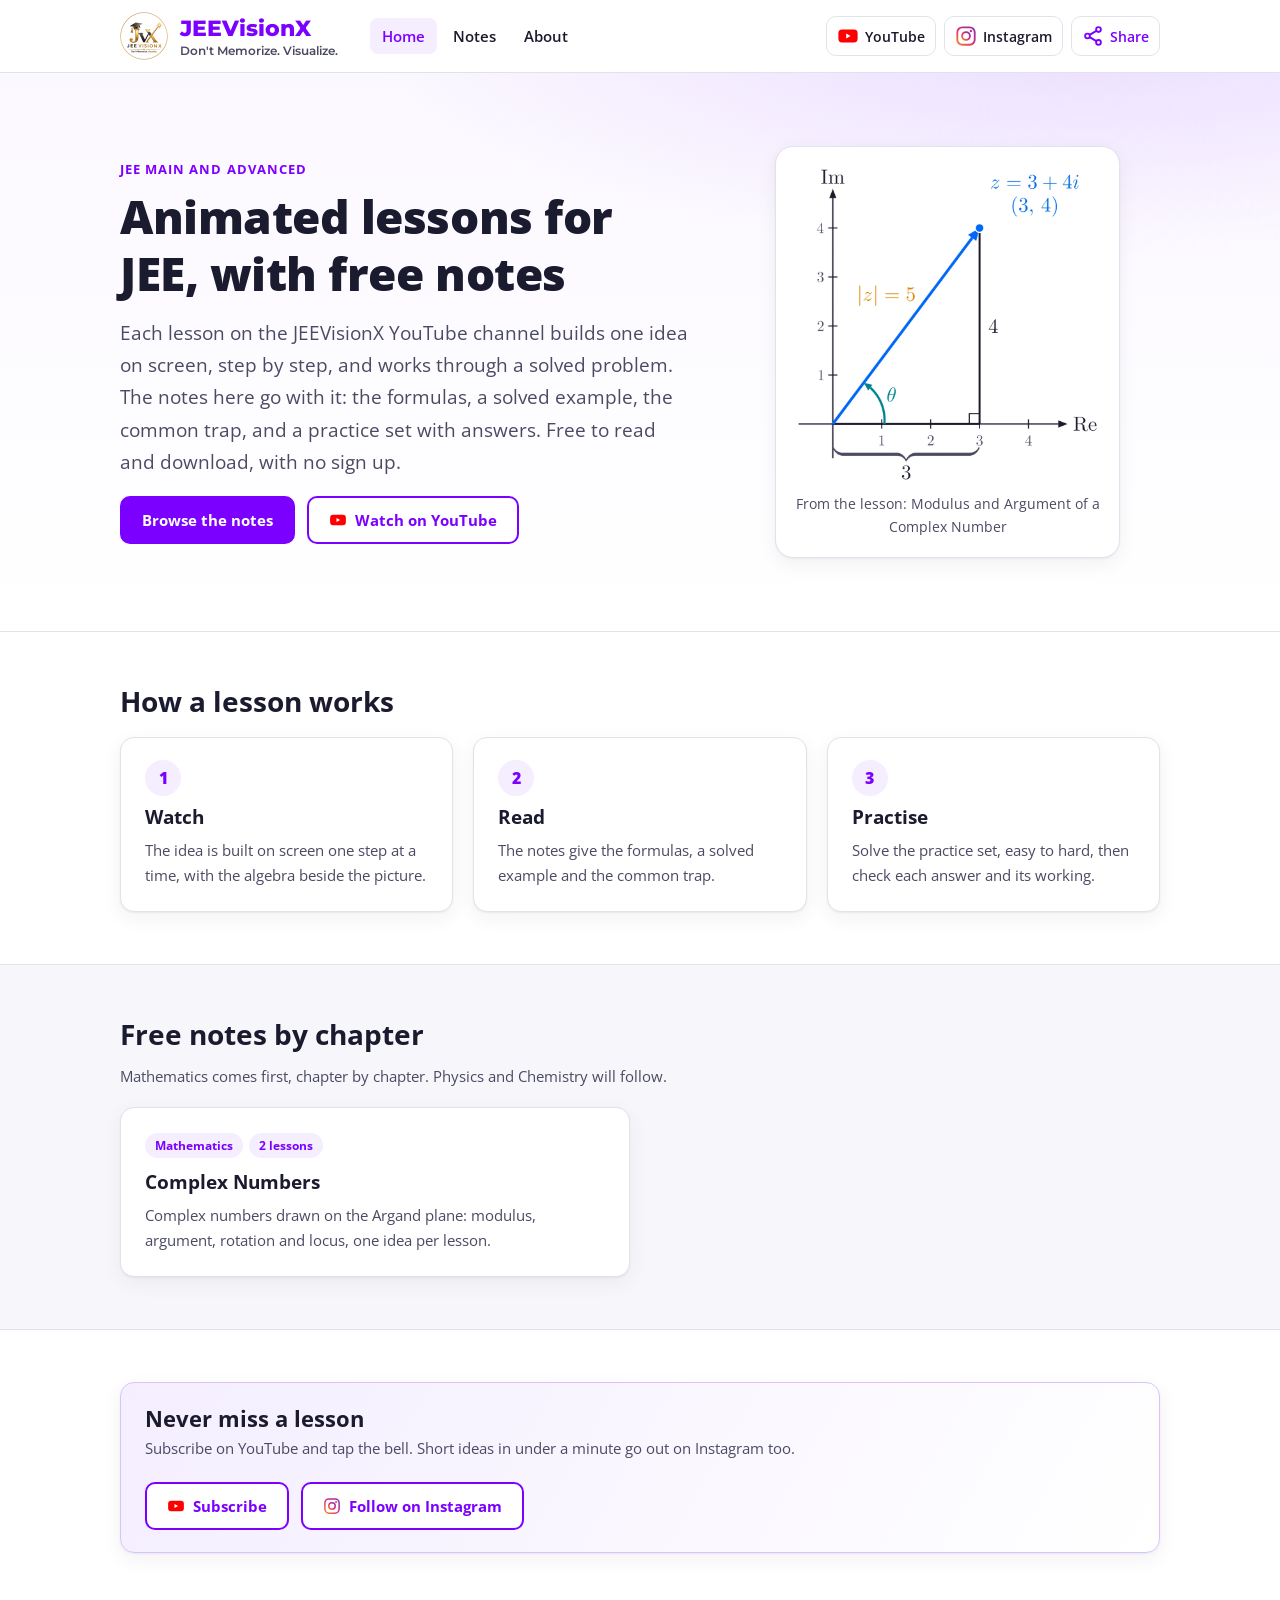
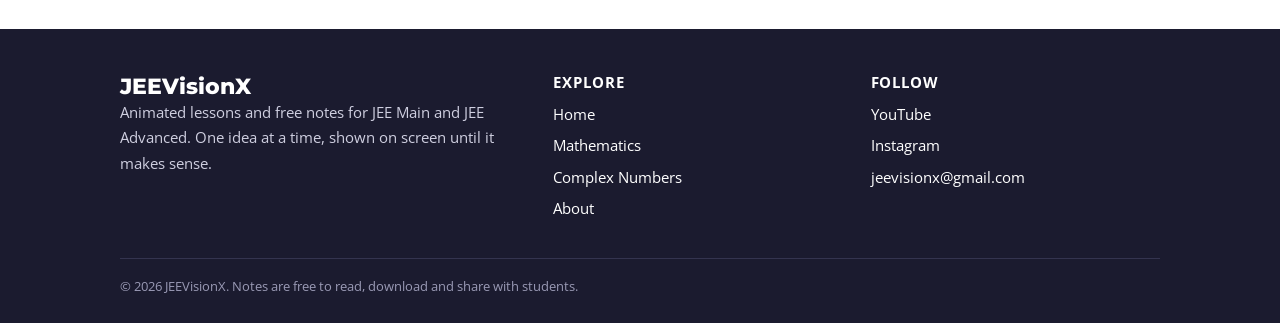
<file: index.html>
<!doctype html>
<html lang="en">
<head>
<meta charset="utf-8">
<meta name="viewport" content="width=device-width, initial-scale=1">
<title>JEEVisionX: Animated JEE Lessons and Free Notes</title>
<meta name="description" content="Animated lessons for JEE Main and Advanced, each with free notes: formulas, a solved example, the common trap and practice questions with answers. No sign up.">
<link rel="canonical" href="https://www.jeevisionx.com/">
<meta name="robots" content="index, follow, max-image-preview:large">
<meta name="theme-color" content="#7C00FF">
<meta property="og:site_name" content="JEEVisionX">
<meta property="og:type" content="website">
<meta property="og:title" content="JEEVisionX: Animated JEE Lessons and Free Notes">
<meta property="og:description" content="Animated lessons for JEE Main and Advanced, each with free notes: formulas, a solved example, the common trap and practice questions with answers. No sign up.">
<meta property="og:url" content="https://www.jeevisionx.com/">
<meta property="og:image" content="https://www.jeevisionx.com/assets/og/home.jpg">
<meta property="og:image:width" content="1200">
<meta property="og:image:height" content="630">
<meta property="og:locale" content="en_IN">
<meta name="twitter:card" content="summary_large_image">
<meta name="twitter:title" content="JEEVisionX: Animated JEE Lessons and Free Notes">
<meta name="twitter:description" content="Animated lessons for JEE Main and Advanced, each with free notes: formulas, a solved example, the common trap and practice questions with answers. No sign up.">
<meta name="twitter:image" content="https://www.jeevisionx.com/assets/og/home.jpg">
<link rel="icon" type="image/png" sizes="192x192" href="/assets/logo-192.png">
<link rel="apple-touch-icon" href="/assets/apple-touch-icon.png">
<link rel="preconnect" href="https://fonts.googleapis.com">
<link rel="preconnect" href="https://fonts.gstatic.com" crossorigin>
<link href="https://fonts.googleapis.com/css2?family=Montserrat:wght@600;800&family=Open+Sans:wght@400;600;700;800&display=swap" rel="stylesheet">
<link rel="stylesheet" href="/assets/style.css">
<script type="application/ld+json">{"@context": "https://schema.org", "@type": "WebSite", "@id": "https://www.jeevisionx.com/#website", "name": "JEEVisionX", "url": "https://www.jeevisionx.com/", "inLanguage": "en", "publisher": {"@id": "https://www.jeevisionx.com/#org"}}</script>
<script type="application/ld+json">{"@context": "https://schema.org", "@type": "Organization", "@id": "https://www.jeevisionx.com/#org", "name": "JEEVisionX", "url": "https://www.jeevisionx.com/", "logo": "https://www.jeevisionx.com/assets/logo-512.png", "email": "jeevisionx@gmail.com", "slogan": "Don't Memorize. Visualize.", "description": "Animated lessons and free notes for JEE Main and JEE Advanced.", "sameAs": ["https://www.youtube.com/@JEEVisionX", "https://www.instagram.com/jeevisionx/"]}</script>
</head>
<body>
<header class="site-header"><div class="wrap">
<a class="brand-link" href="/"><img src="/assets/logo-192.png" width="48" height="48" alt="JEEVisionX logo">
<span class="brand-text"><span class="brand-name">JEEVisionX</span><span class="brand-tag">Don&#x27;t Memorize. Visualize.</span></span></a>
<nav class="main-nav" aria-label="Main"><a href="/" aria-current="page">Home</a><a href="/maths/complex-numbers/">Notes</a><a href="/about/">About</a></nav>
<div class="social">
<a target="_blank" rel="noopener" href="https://www.youtube.com/@JEEVisionX" aria-label="JEEVisionX on YouTube" title="YouTube"><svg viewBox="0 0 24 24" aria-hidden="true"><rect x="1.5" y="5" width="21" height="14" rx="4" fill="#FF0000"/><path d="M10 9.2v5.6l4.8-2.8z" fill="#fff"/></svg><span class="label">YouTube</span></a>
<a target="_blank" rel="noopener" href="https://www.instagram.com/jeevisionx/" aria-label="JEEVisionX on Instagram" title="Instagram"><svg viewBox="0 0 24 24" aria-hidden="true"><defs><linearGradient id="ig1" x1="0" y1="1" x2="1" y2="0"><stop offset="0" stop-color="#F58529"/><stop offset=".5" stop-color="#DD2A7B"/><stop offset="1" stop-color="#8134AF"/></linearGradient></defs><rect x="2.5" y="2.5" width="19" height="19" rx="5.5" fill="none" stroke="url(#ig1)" stroke-width="2"/><circle cx="12" cy="12" r="4.3" fill="none" stroke="url(#ig1)" stroke-width="2"/><circle cx="17.4" cy="6.6" r="1.3" fill="#DD2A7B"/></svg><span class="label">Instagram</span></a>
<button type="button" data-share aria-label="Share this page" title="Share this page"><svg viewBox="0 0 24 24" aria-hidden="true" fill="none" stroke="currentColor" stroke-width="2" stroke-linecap="round"><circle cx="18" cy="5" r="2.6"/><circle cx="6" cy="12" r="2.6"/><circle cx="18" cy="19" r="2.6"/><path d="M8.3 10.8l7.4-4.4M8.3 13.2l7.4 4.4"/></svg><span class="label">Share</span></button>
</div>
</div></header>
<main>
<section class="hero"><div class="wrap">
<div>
<p class="eyebrow">JEE Main and Advanced</p>
<h1>Animated lessons for JEE, with free notes</h1>
<p class="lead">Each lesson on the JEEVisionX YouTube channel builds one idea on screen, step by step, and
works through a solved problem. The notes here go with it: the formulas, a solved example, the common trap, and a
practice set with answers. Free to read and download, with no sign up.</p>
<div class="btns"><a class="btn primary" href="/maths/complex-numbers/">Browse the notes</a>
<a target="_blank" rel="noopener" class="btn ghost" href="https://www.youtube.com/@JEEVisionX"><svg viewBox="0 0 24 24" aria-hidden="true"><rect x="1.5" y="5" width="21" height="14" rx="4" fill="#FF0000"/><path d="M10 9.2v5.6l4.8-2.8z" fill="#fff"/></svg>Watch on YouTube</a></div>
</div>
<figure class="hero-card"><div data-from="2026-10-11T17:00:00+05:30" hidden><a href="/maths/complex-numbers/m001-modulus-and-argument/"><img src="/maths/complex-numbers/m001-modulus-and-argument/fig1-arrow.webp" width="960" height="996" alt="The arrow from the origin to the point (3, 4): its length is 5 and theta is its angle with the real axis"></a>
<figcaption>From the lesson: Modulus and Argument of a Complex Number</figcaption></div>
<div data-until="2026-10-11T17:00:00+05:30"><img src="/maths/complex-numbers/m001-modulus-and-argument/fig1-arrow.webp" width="960" height="996" alt="The arrow from the origin to the point (3, 4): its length is 5 and theta is its angle with the real axis">
<figcaption>From the first lesson, coming on Sunday, 11 October at 5 PM IST</figcaption></div></figure>
</div></section>
<section class="block"><div class="wrap">
<h2>How a lesson works</h2>
<div class="grid three" style="margin-top:18px">
<div class="card step"><div class="num">1</div><h3>Watch</h3><p class="muted" style="margin:0">The idea is built on screen one step at a time, with the algebra beside the picture.</p></div>
<div class="card step"><div class="num">2</div><h3>Read</h3><p class="muted" style="margin:0">The notes give the formulas, a solved example and the common trap.</p></div>
<div class="card step"><div class="num">3</div><h3>Practise</h3><p class="muted" style="margin:0">Solve the practice set, easy to hard, then check each answer and its working.</p></div>
</div></div></section>
<section class="block alt"><div class="wrap">
<h2>Free notes by chapter</h2>
<p class="muted">Mathematics comes first, chapter by chapter. Physics and Chemistry will follow.</p>
<div class="grid two" style="margin-top:18px"><a class="card chapter-card" href="/maths/complex-numbers/"><span class="chip">Mathematics</span><span class="chip" data-until="2026-10-11T17:00:00+05:30">First lesson on 11 October</span><span class="chip" data-from="2026-10-11T17:00:00+05:30" data-until="2026-10-14T17:00:00+05:30" hidden>1 lesson</span><span class="chip" data-from="2026-10-14T17:00:00+05:30" hidden>2 lessons</span><h3 style="margin-top:12px">Complex Numbers</h3><p class="muted" style="margin:0">Complex numbers drawn on the Argand plane: modulus, argument, rotation and locus, one idea per lesson.</p></a></div>
</div></section>
<section class="block"><div class="wrap">
<div class="card notify">
<div><h2>Never miss a lesson</h2><p class="muted" style="margin:0">Subscribe on YouTube and tap the bell. Short ideas in under a minute go out on Instagram too.</p></div>
<div class="btns" style="margin:0"><a target="_blank" rel="noopener" class="btn ghost" href="https://www.youtube.com/@JEEVisionX?sub_confirmation=1"><svg viewBox="0 0 24 24" aria-hidden="true"><rect x="1.5" y="5" width="21" height="14" rx="4" fill="#FF0000"/><path d="M10 9.2v5.6l4.8-2.8z" fill="#fff"/></svg>Subscribe</a>
<a target="_blank" rel="noopener" class="btn ghost" href="https://www.instagram.com/jeevisionx/"><svg viewBox="0 0 24 24" aria-hidden="true"><defs><linearGradient id="ig2" x1="0" y1="1" x2="1" y2="0"><stop offset="0" stop-color="#F58529"/><stop offset=".5" stop-color="#DD2A7B"/><stop offset="1" stop-color="#8134AF"/></linearGradient></defs><rect x="2.5" y="2.5" width="19" height="19" rx="5.5" fill="none" stroke="url(#ig2)" stroke-width="2"/><circle cx="12" cy="12" r="4.3" fill="none" stroke="url(#ig2)" stroke-width="2"/><circle cx="17.4" cy="6.6" r="1.3" fill="#DD2A7B"/></svg>Follow on Instagram</a></div>
</div></div></section>
</main>
<footer class="site-footer"><div class="wrap">
<div class="cols">
<div><div class="fbrand">JEEVisionX</div>
<p>Animated lessons and free notes for JEE Main and JEE Advanced. One idea at a time, shown on screen
until it makes sense.</p></div>
<div><h3>Explore</h3><ul><li><a href="/">Home</a></li><li><a href="/maths/">Mathematics</a></li>
<li><a href="/maths/complex-numbers/">Complex Numbers</a></li><li><a href="/about/">About</a></li></ul></div>
<div><h3>Follow</h3><ul><li><a target="_blank" rel="noopener" href="https://www.youtube.com/@JEEVisionX">YouTube</a></li><li><a target="_blank" rel="noopener" href="https://www.instagram.com/jeevisionx/">Instagram</a></li>
<li><a href="mailto:jeevisionx@gmail.com">jeevisionx@gmail.com</a></li></ul></div>
</div>
<div class="copy">&copy; 2026 JEEVisionX. Notes are free to read, download and share with students.</div>
</div></footer>
<script>
(function () {
  var now = Date.now();
  document.querySelectorAll("[data-from],[data-until]").forEach(function (el) {
    var f = el.getAttribute("data-from"), u = el.getAttribute("data-until");
    el.hidden = !((!f || now >= Date.parse(f)) && (!u || now < Date.parse(u)));
  });
})();
</script>
<div class="toast" id="toast" role="status">Link copied</div>
<script>
document.querySelectorAll("[data-share]").forEach((b) => b.addEventListener("click", async () => {
  const data = { title: document.title, text: "Free JEE notes with animated lessons", url: location.href };
  try {
    if (navigator.share) { await navigator.share(data); return; }
  } catch (err) { if (err && err.name === "AbortError") return; }
  try { await navigator.clipboard.writeText(location.href); } catch (err) {
    const t = document.createElement("textarea"); t.value = location.href; document.body.appendChild(t);
    t.select(); document.execCommand("copy"); t.remove();
  }
  const toast = document.getElementById("toast");
  toast.classList.add("on"); setTimeout(() => toast.classList.remove("on"), 1800);
}));
</script>
</body>
</html>
</file>
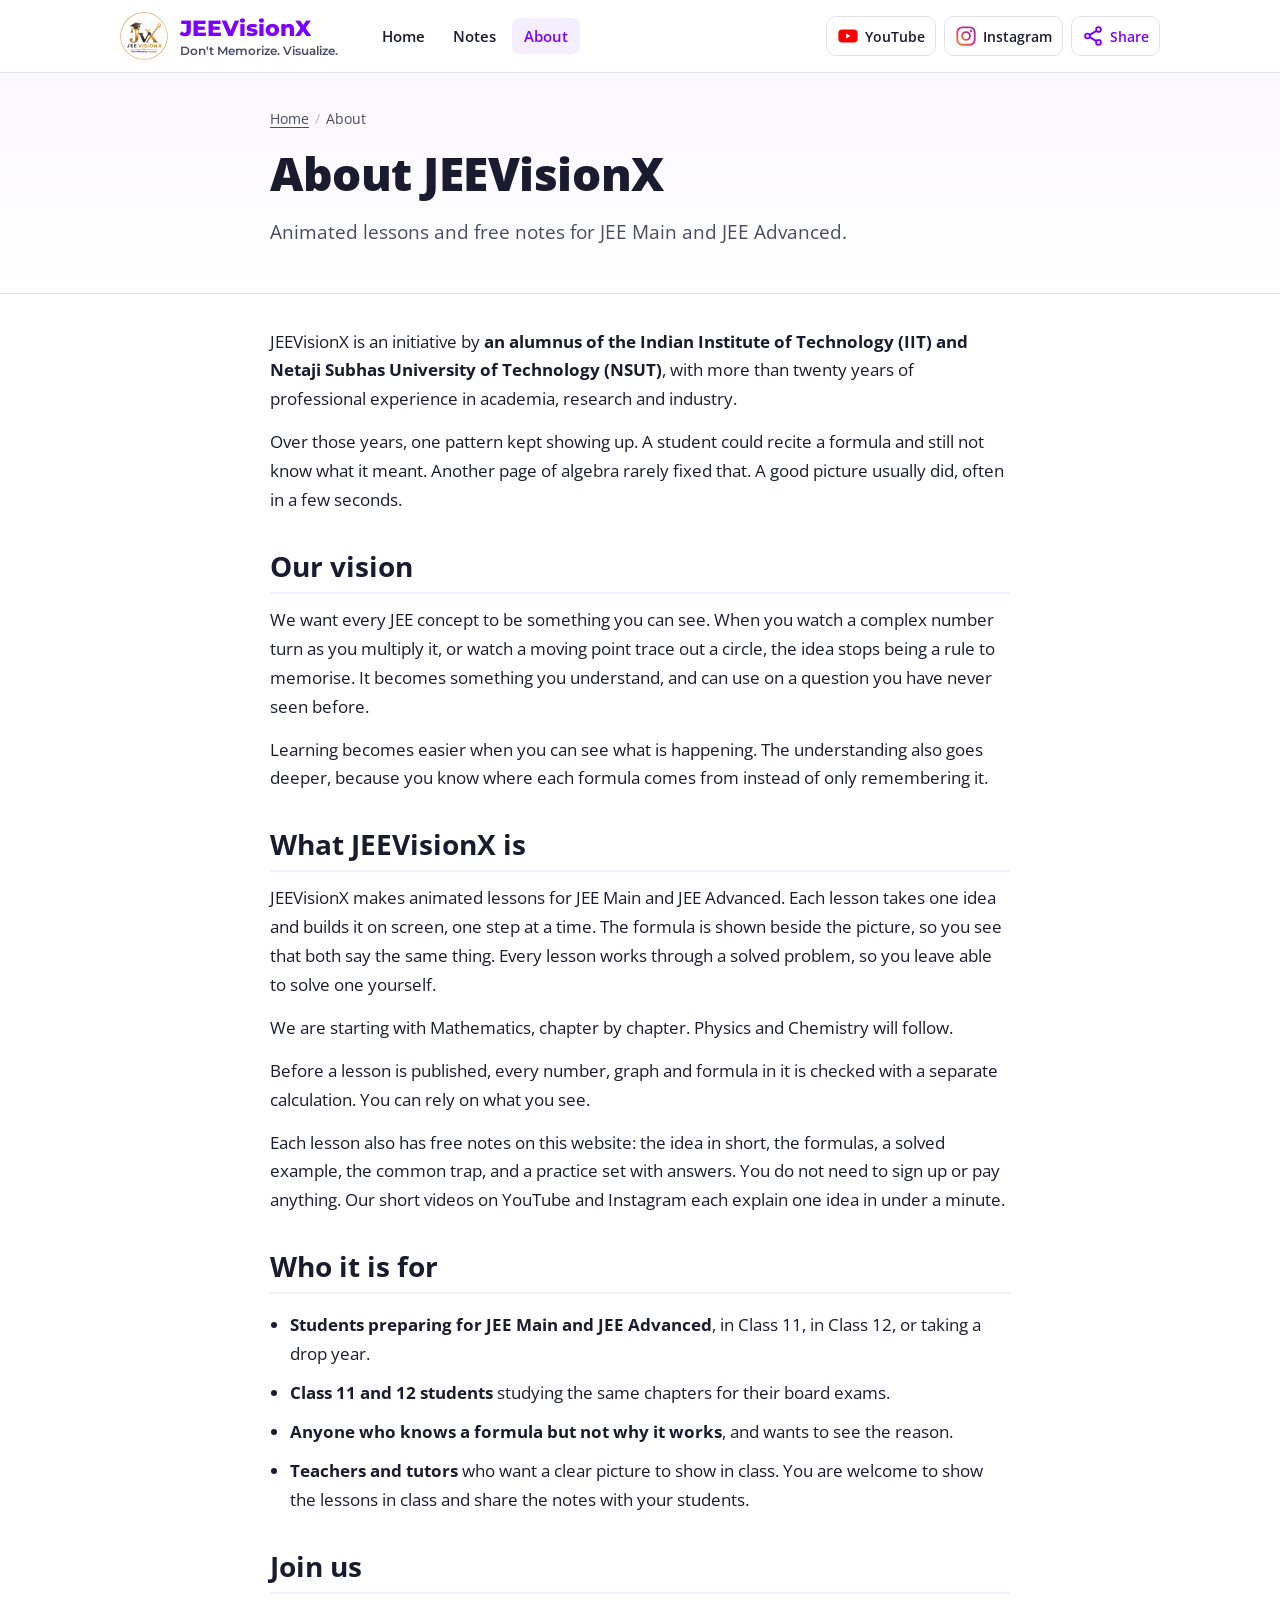
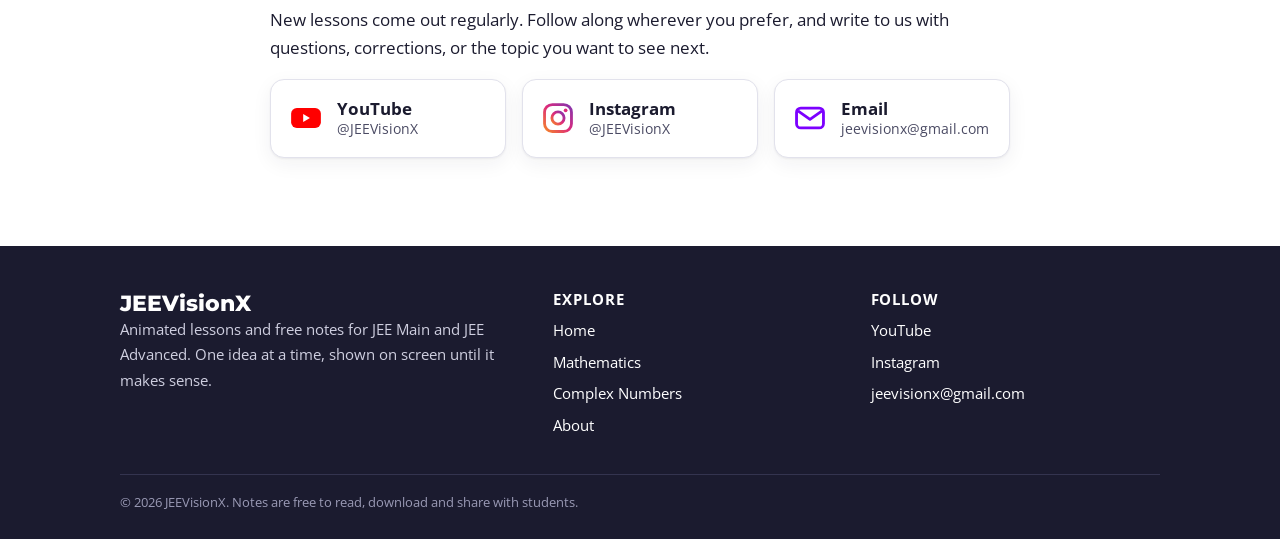
<file: about/index.html>
<!doctype html>
<html lang="en">
<head>
<meta charset="utf-8">
<meta name="viewport" content="width=device-width, initial-scale=1">
<title>About JEEVisionX | Visual Lessons for JEE Main and Advanced</title>
<meta name="description" content="JEEVisionX is an initiative by an alumnus of IIT and NSUT with more than twenty years in academia, research and industry: animated JEE lessons and free notes.">
<link rel="canonical" href="https://www.jeevisionx.com/about/">
<meta name="robots" content="index, follow, max-image-preview:large">
<meta name="theme-color" content="#7C00FF">
<meta property="og:site_name" content="JEEVisionX">
<meta property="og:type" content="website">
<meta property="og:title" content="About JEEVisionX | Visual Lessons for JEE Main and Advanced">
<meta property="og:description" content="JEEVisionX is an initiative by an alumnus of IIT and NSUT with more than twenty years in academia, research and industry: animated JEE lessons and free notes.">
<meta property="og:url" content="https://www.jeevisionx.com/about/">
<meta property="og:image" content="https://www.jeevisionx.com/assets/og/about.jpg">
<meta property="og:image:width" content="1200">
<meta property="og:image:height" content="630">
<meta property="og:locale" content="en_IN">
<meta name="twitter:card" content="summary_large_image">
<meta name="twitter:title" content="About JEEVisionX | Visual Lessons for JEE Main and Advanced">
<meta name="twitter:description" content="JEEVisionX is an initiative by an alumnus of IIT and NSUT with more than twenty years in academia, research and industry: animated JEE lessons and free notes.">
<meta name="twitter:image" content="https://www.jeevisionx.com/assets/og/about.jpg">
<link rel="icon" type="image/png" sizes="192x192" href="/assets/logo-192.png">
<link rel="apple-touch-icon" href="/assets/apple-touch-icon.png">
<link rel="preconnect" href="https://fonts.googleapis.com">
<link rel="preconnect" href="https://fonts.gstatic.com" crossorigin>
<link href="https://fonts.googleapis.com/css2?family=Montserrat:wght@600;800&family=Open+Sans:wght@400;600;700;800&display=swap" rel="stylesheet">
<link rel="stylesheet" href="/assets/style.css">
<script type="application/ld+json">{"@context": "https://schema.org", "@type": "AboutPage", "url": "https://www.jeevisionx.com/about/", "name": "About JEEVisionX", "mainEntity": {"@id": "https://www.jeevisionx.com/#org"}}</script>
<script type="application/ld+json">{"@context": "https://schema.org", "@type": "Organization", "@id": "https://www.jeevisionx.com/#org", "name": "JEEVisionX", "url": "https://www.jeevisionx.com/", "logo": "https://www.jeevisionx.com/assets/logo-512.png", "email": "jeevisionx@gmail.com", "slogan": "Don't Memorize. Visualize.", "description": "Animated lessons and free notes for JEE Main and JEE Advanced.", "sameAs": ["https://www.youtube.com/@JEEVisionX", "https://www.instagram.com/jeevisionx/"]}</script>
<script type="application/ld+json">{"@context": "https://schema.org", "@type": "BreadcrumbList", "itemListElement": [{"@type": "ListItem", "position": 1, "name": "Home", "item": "https://www.jeevisionx.com/"}, {"@type": "ListItem", "position": 2, "name": "About", "item": "https://www.jeevisionx.com/about/"}]}</script>
</head>
<body>
<header class="site-header"><div class="wrap">
<a class="brand-link" href="/"><img src="/assets/logo-192.png" width="48" height="48" alt="JEEVisionX logo">
<span class="brand-text"><span class="brand-name">JEEVisionX</span><span class="brand-tag">Don&#x27;t Memorize. Visualize.</span></span></a>
<nav class="main-nav" aria-label="Main"><a href="/">Home</a><a href="/maths/complex-numbers/">Notes</a><a href="/about/" aria-current="page">About</a></nav>
<div class="social">
<a target="_blank" rel="noopener" href="https://www.youtube.com/@JEEVisionX" aria-label="JEEVisionX on YouTube" title="YouTube"><svg viewBox="0 0 24 24" aria-hidden="true"><rect x="1.5" y="5" width="21" height="14" rx="4" fill="#FF0000"/><path d="M10 9.2v5.6l4.8-2.8z" fill="#fff"/></svg><span class="label">YouTube</span></a>
<a target="_blank" rel="noopener" href="https://www.instagram.com/jeevisionx/" aria-label="JEEVisionX on Instagram" title="Instagram"><svg viewBox="0 0 24 24" aria-hidden="true"><defs><linearGradient id="ig1" x1="0" y1="1" x2="1" y2="0"><stop offset="0" stop-color="#F58529"/><stop offset=".5" stop-color="#DD2A7B"/><stop offset="1" stop-color="#8134AF"/></linearGradient></defs><rect x="2.5" y="2.5" width="19" height="19" rx="5.5" fill="none" stroke="url(#ig1)" stroke-width="2"/><circle cx="12" cy="12" r="4.3" fill="none" stroke="url(#ig1)" stroke-width="2"/><circle cx="17.4" cy="6.6" r="1.3" fill="#DD2A7B"/></svg><span class="label">Instagram</span></a>
<button type="button" data-share aria-label="Share this page" title="Share this page"><svg viewBox="0 0 24 24" aria-hidden="true" fill="none" stroke="currentColor" stroke-width="2" stroke-linecap="round"><circle cx="18" cy="5" r="2.6"/><circle cx="6" cy="12" r="2.6"/><circle cx="18" cy="19" r="2.6"/><path d="M8.3 10.8l7.4-4.4M8.3 13.2l7.4 4.4"/></svg><span class="label">Share</span></button>
</div>
</div></header>
<main>
<div class="page-head"><div class="wrap narrow">
<nav class="crumbs" aria-label="Breadcrumb"><a href="/">Home</a><span aria-hidden="true">/</span><span aria-current="page">About</span></nav>
<h1>About JEEVisionX</h1>
<p class="lead">Animated lessons and free notes for JEE Main and JEE Advanced.</p>
</div></div>
<div class="wrap narrow"><article class="lesson" style="padding:34px 0 30px">
<section>
<p>JEEVisionX is an initiative by <strong>an alumnus of the Indian Institute of Technology (IIT) and
Netaji Subhas University of Technology (NSUT)</strong>, with more than twenty years of professional
experience in academia, research and industry.</p>
<p>Over those years, one pattern kept showing up. A student could recite a formula and still not
know what it meant. Another page of algebra rarely fixed that. A good picture usually did, often
in a few seconds.</p>
</section>

<section>
<h2>Our vision</h2>
<p>We want every JEE concept to be something you can see. When you watch a complex number turn as
you multiply it, or watch a moving point trace out a circle, the idea stops being a rule to
memorise. It becomes something you understand, and can use on a question you have never seen
before.</p>
<p>Learning becomes easier when you can see what is happening. The understanding also goes deeper,
because you know where each formula comes from instead of only remembering it.</p>
</section>

<section>
<h2>What JEEVisionX is</h2>
<p>JEEVisionX makes animated lessons for JEE Main and JEE Advanced. Each lesson takes one idea and
builds it on screen, one step at a time. The formula is shown beside the picture, so you see that
both say the same thing. Every lesson works through a solved problem, so you leave able to solve one
yourself.</p>
<p>We are starting with Mathematics, chapter by chapter. Physics and Chemistry will follow.</p>
<p>Before a lesson is published, every number, graph and formula in it is checked with a separate
calculation. You can rely on what you see.</p>
<p>Each lesson also has free notes on this website: the idea in short, the formulas, a solved
example, the common trap, and a practice set with answers. You do not need to sign up or pay
anything. Our short videos on YouTube and Instagram each explain one idea in under a minute.</p>
</section>

<section>
<h2>Who it is for</h2>
<ul class="for-list">
<li><strong>Students preparing for JEE Main and JEE Advanced</strong>, in Class 11, in Class 12, or
taking a drop year.</li>
<li><strong>Class 11 and 12 students</strong> studying the same chapters for their board exams.</li>
<li><strong>Anyone who knows a formula but not why it works</strong>, and wants to see the reason.</li>
<li><strong>Teachers and tutors</strong> who want a clear picture to show in class. You are welcome
to show the lessons in class and share the notes with your students.</li>
</ul>
</section>

<section>
<h2>Join us</h2>
<p>New lessons come out regularly. Follow along wherever you prefer, and write to us with
questions, corrections, or the topic you want to see next.</p>
<div class="join">
<a target="_blank" rel="noopener" class="join-card yt" href="https://www.youtube.com/@JEEVisionX"><svg viewBox="0 0 24 24" aria-hidden="true"><rect x="1.5" y="5" width="21" height="14" rx="4" fill="#FF0000"/><path d="M10 9.2v5.6l4.8-2.8z" fill="#fff"/></svg><span><strong>YouTube</strong><small>@JEEVisionX</small></span></a>
<a target="_blank" rel="noopener" class="join-card ig" href="https://www.instagram.com/jeevisionx/"><svg viewBox="0 0 24 24" aria-hidden="true"><defs><linearGradient id="ig3" x1="0" y1="1" x2="1" y2="0"><stop offset="0" stop-color="#F58529"/><stop offset=".5" stop-color="#DD2A7B"/><stop offset="1" stop-color="#8134AF"/></linearGradient></defs><rect x="2.5" y="2.5" width="19" height="19" rx="5.5" fill="none" stroke="url(#ig3)" stroke-width="2"/><circle cx="12" cy="12" r="4.3" fill="none" stroke="url(#ig3)" stroke-width="2"/><circle cx="17.4" cy="6.6" r="1.3" fill="#DD2A7B"/></svg><span><strong>Instagram</strong><small>@JEEVisionX</small></span></a>
<a class="join-card mail" href="mailto:jeevisionx@gmail.com"><svg viewBox="0 0 24 24" aria-hidden="true" fill="none" stroke="#7C00FF" stroke-width="2" stroke-linejoin="round"><rect x="2.5" y="5" width="19" height="14" rx="3"/><path d="M3.5 7l8.5 6 8.5-6"/></svg><span><strong>Email</strong><small>jeevisionx@gmail.com</small></span></a>
</div>
</section>
</article></div>
</main>
<footer class="site-footer"><div class="wrap">
<div class="cols">
<div><div class="fbrand">JEEVisionX</div>
<p>Animated lessons and free notes for JEE Main and JEE Advanced. One idea at a time, shown on screen
until it makes sense.</p></div>
<div><h3>Explore</h3><ul><li><a href="/">Home</a></li><li><a href="/maths/">Mathematics</a></li>
<li><a href="/maths/complex-numbers/">Complex Numbers</a></li><li><a href="/about/">About</a></li></ul></div>
<div><h3>Follow</h3><ul><li><a target="_blank" rel="noopener" href="https://www.youtube.com/@JEEVisionX">YouTube</a></li><li><a target="_blank" rel="noopener" href="https://www.instagram.com/jeevisionx/">Instagram</a></li>
<li><a href="mailto:jeevisionx@gmail.com">jeevisionx@gmail.com</a></li></ul></div>
</div>
<div class="copy">&copy; 2026 JEEVisionX. Notes are free to read, download and share with students.</div>
</div></footer>
<script>
(function () {
  var now = Date.now();
  document.querySelectorAll("[data-from],[data-until]").forEach(function (el) {
    var f = el.getAttribute("data-from"), u = el.getAttribute("data-until");
    el.hidden = !((!f || now >= Date.parse(f)) && (!u || now < Date.parse(u)));
  });
})();
</script>
<div class="toast" id="toast" role="status">Link copied</div>
<script>
document.querySelectorAll("[data-share]").forEach((b) => b.addEventListener("click", async () => {
  const data = { title: document.title, text: "Free JEE notes with animated lessons", url: location.href };
  try {
    if (navigator.share) { await navigator.share(data); return; }
  } catch (err) { if (err && err.name === "AbortError") return; }
  try { await navigator.clipboard.writeText(location.href); } catch (err) {
    const t = document.createElement("textarea"); t.value = location.href; document.body.appendChild(t);
    t.select(); document.execCommand("copy"); t.remove();
  }
  const toast = document.getElementById("toast");
  toast.classList.add("on"); setTimeout(() => toast.classList.remove("on"), 1800);
}));
</script>
</body>
</html>
</file>
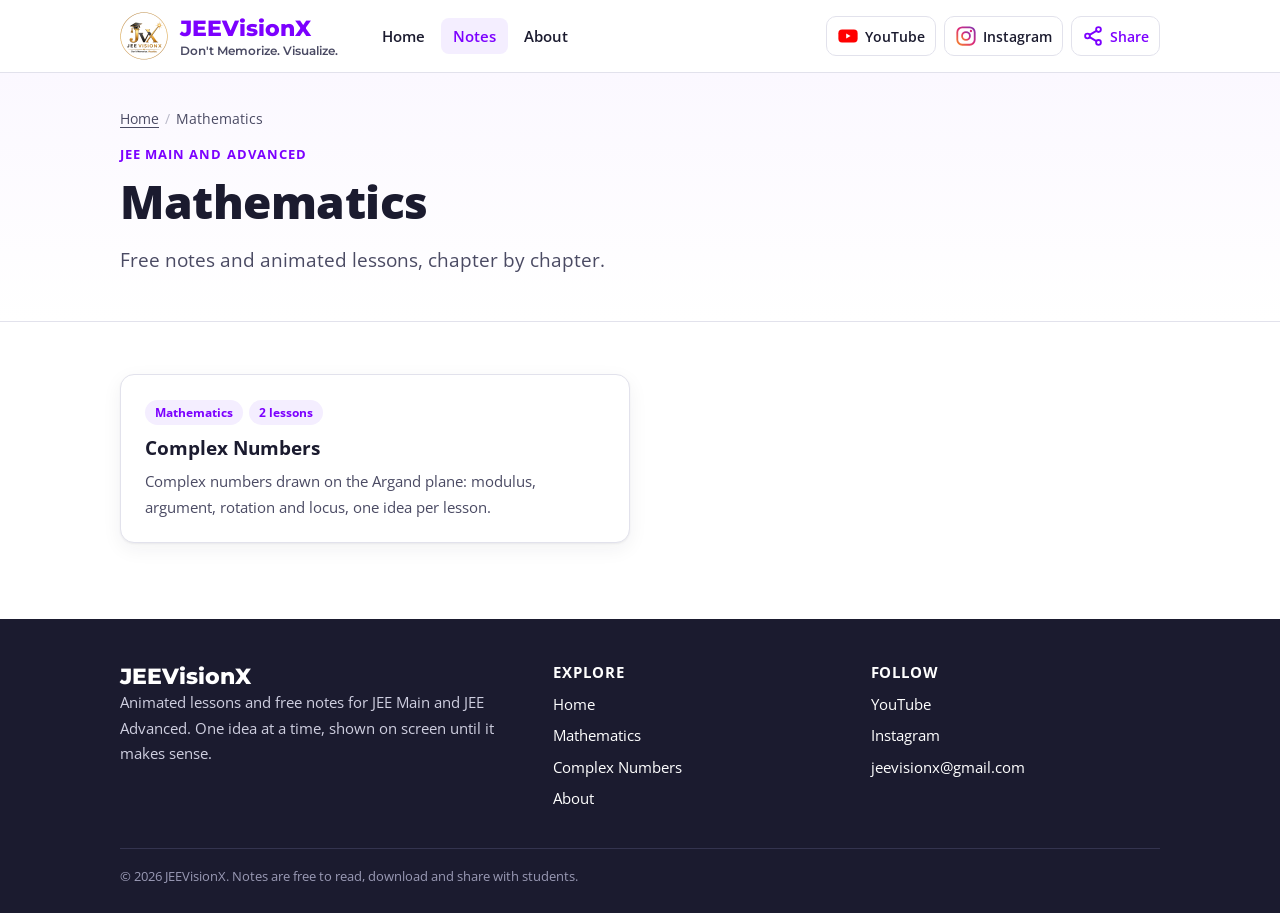
<file: maths/index.html>
<!doctype html>
<html lang="en">
<head>
<meta charset="utf-8">
<meta name="viewport" content="width=device-width, initial-scale=1">
<title>Mathematics for JEE: Free Notes and Animated Lessons | JEEVisionX</title>
<meta name="description" content="Free Mathematics notes for JEE Main and Advanced, with an animated video for every lesson.">
<link rel="canonical" href="https://www.jeevisionx.com/maths/">
<meta name="robots" content="index, follow, max-image-preview:large">
<meta name="theme-color" content="#7C00FF">
<meta property="og:site_name" content="JEEVisionX">
<meta property="og:type" content="website">
<meta property="og:title" content="Mathematics for JEE: Free Notes and Animated Lessons | JEEVisionX">
<meta property="og:description" content="Free Mathematics notes for JEE Main and Advanced, with an animated video for every lesson.">
<meta property="og:url" content="https://www.jeevisionx.com/maths/">
<meta property="og:image" content="https://www.jeevisionx.com/assets/og/home.jpg">
<meta property="og:image:width" content="1200">
<meta property="og:image:height" content="630">
<meta property="og:locale" content="en_IN">
<meta name="twitter:card" content="summary_large_image">
<meta name="twitter:title" content="Mathematics for JEE: Free Notes and Animated Lessons | JEEVisionX">
<meta name="twitter:description" content="Free Mathematics notes for JEE Main and Advanced, with an animated video for every lesson.">
<meta name="twitter:image" content="https://www.jeevisionx.com/assets/og/home.jpg">
<link rel="icon" type="image/png" sizes="192x192" href="/assets/logo-192.png">
<link rel="apple-touch-icon" href="/assets/apple-touch-icon.png">
<link rel="preconnect" href="https://fonts.googleapis.com">
<link rel="preconnect" href="https://fonts.gstatic.com" crossorigin>
<link href="https://fonts.googleapis.com/css2?family=Montserrat:wght@600;800&family=Open+Sans:wght@400;600;700;800&display=swap" rel="stylesheet">
<link rel="stylesheet" href="/assets/style.css">
<script type="application/ld+json">{"@context": "https://schema.org", "@type": "BreadcrumbList", "itemListElement": [{"@type": "ListItem", "position": 1, "name": "Home", "item": "https://www.jeevisionx.com/"}, {"@type": "ListItem", "position": 2, "name": "Mathematics", "item": "https://www.jeevisionx.com/maths/"}]}</script>
</head>
<body>
<header class="site-header"><div class="wrap">
<a class="brand-link" href="/"><img src="/assets/logo-192.png" width="48" height="48" alt="JEEVisionX logo">
<span class="brand-text"><span class="brand-name">JEEVisionX</span><span class="brand-tag">Don&#x27;t Memorize. Visualize.</span></span></a>
<nav class="main-nav" aria-label="Main"><a href="/">Home</a><a href="/maths/complex-numbers/" aria-current="page">Notes</a><a href="/about/">About</a></nav>
<div class="social">
<a target="_blank" rel="noopener" href="https://www.youtube.com/@JEEVisionX" aria-label="JEEVisionX on YouTube" title="YouTube"><svg viewBox="0 0 24 24" aria-hidden="true"><rect x="1.5" y="5" width="21" height="14" rx="4" fill="#FF0000"/><path d="M10 9.2v5.6l4.8-2.8z" fill="#fff"/></svg><span class="label">YouTube</span></a>
<a target="_blank" rel="noopener" href="https://www.instagram.com/jeevisionx/" aria-label="JEEVisionX on Instagram" title="Instagram"><svg viewBox="0 0 24 24" aria-hidden="true"><defs><linearGradient id="ig1" x1="0" y1="1" x2="1" y2="0"><stop offset="0" stop-color="#F58529"/><stop offset=".5" stop-color="#DD2A7B"/><stop offset="1" stop-color="#8134AF"/></linearGradient></defs><rect x="2.5" y="2.5" width="19" height="19" rx="5.5" fill="none" stroke="url(#ig1)" stroke-width="2"/><circle cx="12" cy="12" r="4.3" fill="none" stroke="url(#ig1)" stroke-width="2"/><circle cx="17.4" cy="6.6" r="1.3" fill="#DD2A7B"/></svg><span class="label">Instagram</span></a>
<button type="button" data-share aria-label="Share this page" title="Share this page"><svg viewBox="0 0 24 24" aria-hidden="true" fill="none" stroke="currentColor" stroke-width="2" stroke-linecap="round"><circle cx="18" cy="5" r="2.6"/><circle cx="6" cy="12" r="2.6"/><circle cx="18" cy="19" r="2.6"/><path d="M8.3 10.8l7.4-4.4M8.3 13.2l7.4 4.4"/></svg><span class="label">Share</span></button>
</div>
</div></header>
<main>
<div class="page-head"><div class="wrap">
<nav class="crumbs" aria-label="Breadcrumb"><a href="/">Home</a><span aria-hidden="true">/</span><span aria-current="page">Mathematics</span></nav>
<p class="eyebrow">JEE Main and Advanced</p>
<h1>Mathematics</h1>
<p class="lead">Free notes and animated lessons, chapter by chapter.</p>
</div></div>
<section class="block"><div class="wrap"><div class="grid two"><a class="card chapter-card" href="/maths/complex-numbers/"><span class="chip">Mathematics</span><span class="chip" data-until="2026-10-11T17:00:00+05:30">First lesson on 11 October</span><span class="chip" data-from="2026-10-11T17:00:00+05:30" data-until="2026-10-14T17:00:00+05:30" hidden>1 lesson</span><span class="chip" data-from="2026-10-14T17:00:00+05:30" hidden>2 lessons</span><h3 style="margin-top:12px">Complex Numbers</h3><p class="muted" style="margin:0">Complex numbers drawn on the Argand plane: modulus, argument, rotation and locus, one idea per lesson.</p></a></div></div></section>
</main>
<footer class="site-footer"><div class="wrap">
<div class="cols">
<div><div class="fbrand">JEEVisionX</div>
<p>Animated lessons and free notes for JEE Main and JEE Advanced. One idea at a time, shown on screen
until it makes sense.</p></div>
<div><h3>Explore</h3><ul><li><a href="/">Home</a></li><li><a href="/maths/">Mathematics</a></li>
<li><a href="/maths/complex-numbers/">Complex Numbers</a></li><li><a href="/about/">About</a></li></ul></div>
<div><h3>Follow</h3><ul><li><a target="_blank" rel="noopener" href="https://www.youtube.com/@JEEVisionX">YouTube</a></li><li><a target="_blank" rel="noopener" href="https://www.instagram.com/jeevisionx/">Instagram</a></li>
<li><a href="mailto:jeevisionx@gmail.com">jeevisionx@gmail.com</a></li></ul></div>
</div>
<div class="copy">&copy; 2026 JEEVisionX. Notes are free to read, download and share with students.</div>
</div></footer>
<script>
(function () {
  var now = Date.now();
  document.querySelectorAll("[data-from],[data-until]").forEach(function (el) {
    var f = el.getAttribute("data-from"), u = el.getAttribute("data-until");
    el.hidden = !((!f || now >= Date.parse(f)) && (!u || now < Date.parse(u)));
  });
})();
</script>
<div class="toast" id="toast" role="status">Link copied</div>
<script>
document.querySelectorAll("[data-share]").forEach((b) => b.addEventListener("click", async () => {
  const data = { title: document.title, text: "Free JEE notes with animated lessons", url: location.href };
  try {
    if (navigator.share) { await navigator.share(data); return; }
  } catch (err) { if (err && err.name === "AbortError") return; }
  try { await navigator.clipboard.writeText(location.href); } catch (err) {
    const t = document.createElement("textarea"); t.value = location.href; document.body.appendChild(t);
    t.select(); document.execCommand("copy"); t.remove();
  }
  const toast = document.getElementById("toast");
  toast.classList.add("on"); setTimeout(() => toast.classList.remove("on"), 1800);
}));
</script>
</body>
</html>
</file>
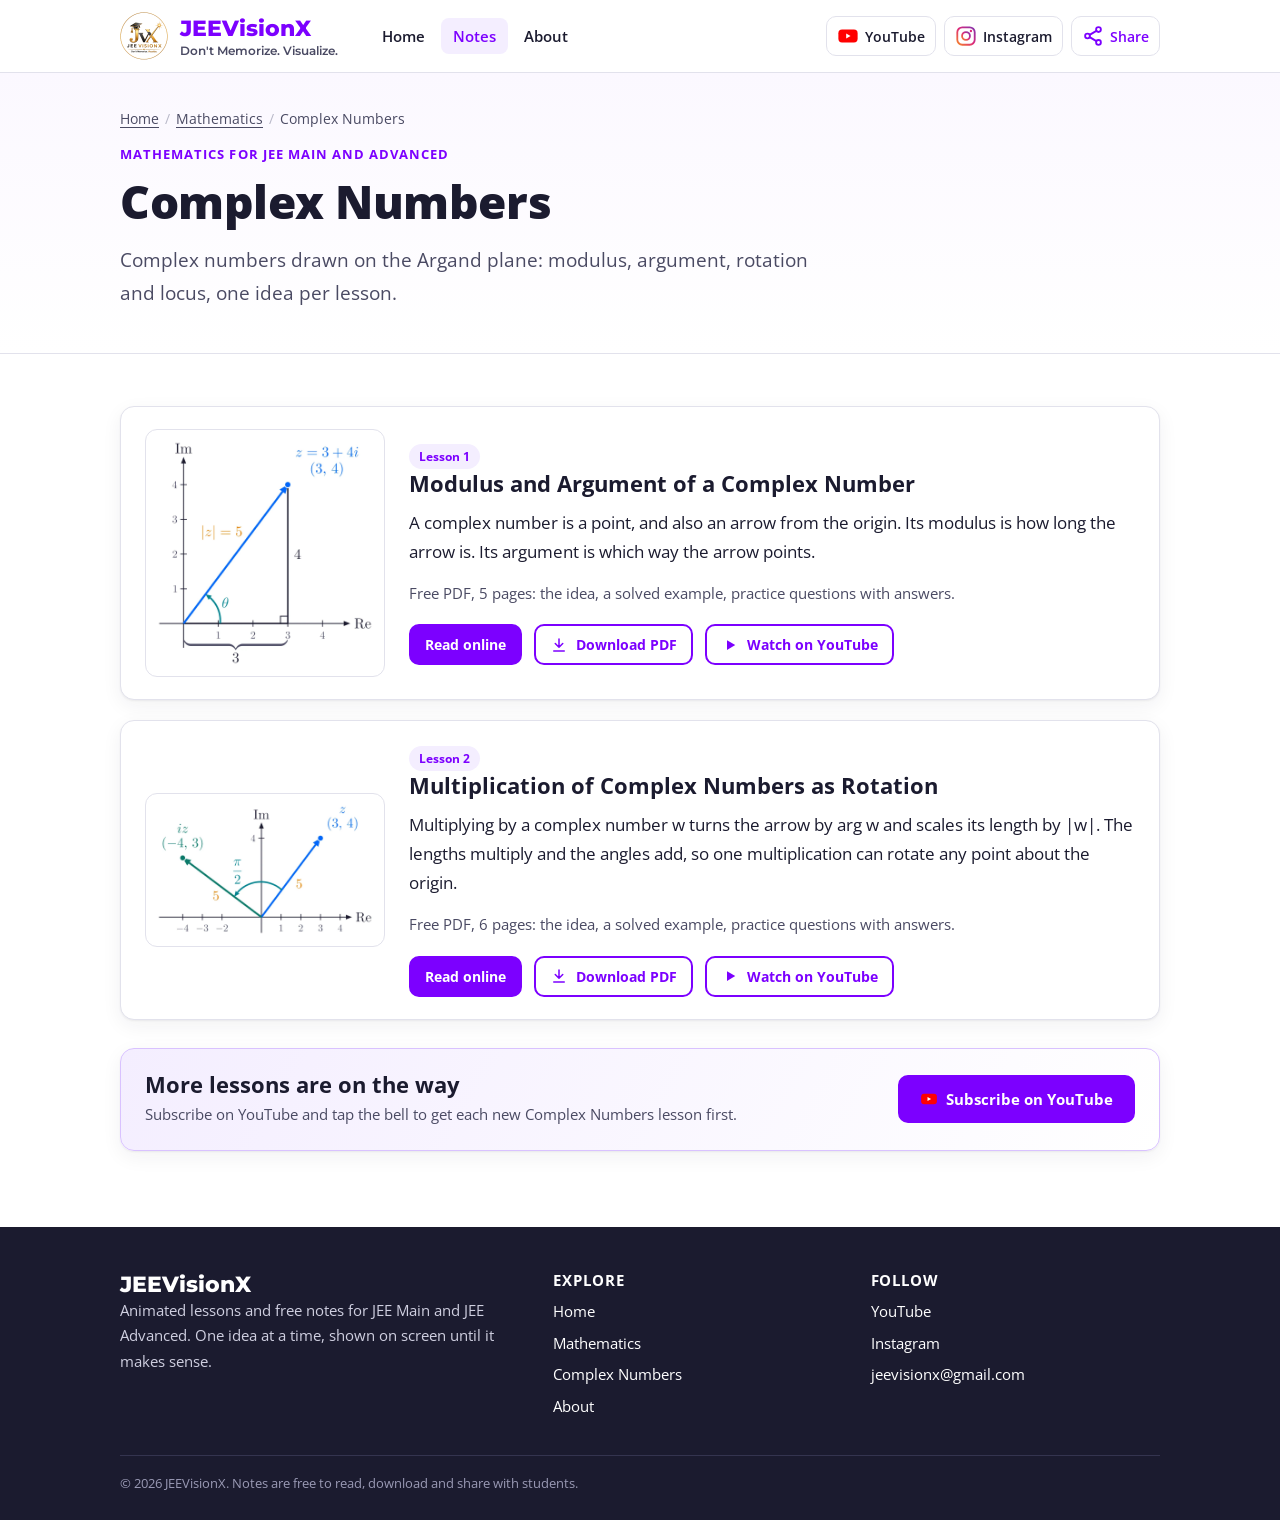
<file: maths/complex-numbers/index.html>
<!doctype html>
<html lang="en">
<head>
<meta charset="utf-8">
<meta name="viewport" content="width=device-width, initial-scale=1">
<title>Complex Numbers for JEE: Free Notes and Animated Lessons | JEEVisionX</title>
<meta name="description" content="Complex numbers drawn on the Argand plane: modulus, argument, rotation and locus, one idea per lesson. Free notes and videos for JEE.">
<link rel="canonical" href="https://www.jeevisionx.com/maths/complex-numbers/">
<meta name="robots" content="index, follow, max-image-preview:large">
<meta name="theme-color" content="#7C00FF">
<meta property="og:site_name" content="JEEVisionX">
<meta property="og:type" content="website">
<meta property="og:title" content="Complex Numbers for JEE: Free Notes and Animated Lessons | JEEVisionX">
<meta property="og:description" content="Complex numbers drawn on the Argand plane: modulus, argument, rotation and locus, one idea per lesson. Free notes and videos for JEE.">
<meta property="og:url" content="https://www.jeevisionx.com/maths/complex-numbers/">
<meta property="og:image" content="https://www.jeevisionx.com/assets/og/maths-complex-numbers.jpg">
<meta property="og:image:width" content="1200">
<meta property="og:image:height" content="630">
<meta property="og:locale" content="en_IN">
<meta name="twitter:card" content="summary_large_image">
<meta name="twitter:title" content="Complex Numbers for JEE: Free Notes and Animated Lessons | JEEVisionX">
<meta name="twitter:description" content="Complex numbers drawn on the Argand plane: modulus, argument, rotation and locus, one idea per lesson. Free notes and videos for JEE.">
<meta name="twitter:image" content="https://www.jeevisionx.com/assets/og/maths-complex-numbers.jpg">
<link rel="icon" type="image/png" sizes="192x192" href="/assets/logo-192.png">
<link rel="apple-touch-icon" href="/assets/apple-touch-icon.png">
<link rel="preconnect" href="https://fonts.googleapis.com">
<link rel="preconnect" href="https://fonts.gstatic.com" crossorigin>
<link href="https://fonts.googleapis.com/css2?family=Montserrat:wght@600;800&family=Open+Sans:wght@400;600;700;800&display=swap" rel="stylesheet">
<link rel="stylesheet" href="/assets/style.css">
<script type="application/ld+json">{"@context": "https://schema.org", "@type": "CollectionPage", "name": "Complex Numbers notes", "url": "https://www.jeevisionx.com/maths/complex-numbers/", "description": "Complex numbers drawn on the Argand plane: modulus, argument, rotation and locus, one idea per lesson.", "isPartOf": {"@id": "https://www.jeevisionx.com/#website"}, "mainEntity": {"@type": "ItemList", "itemListElement": []}}</script>
<script type="application/ld+json">{"@context": "https://schema.org", "@type": "BreadcrumbList", "itemListElement": [{"@type": "ListItem", "position": 1, "name": "Home", "item": "https://www.jeevisionx.com/"}, {"@type": "ListItem", "position": 2, "name": "Mathematics", "item": "https://www.jeevisionx.com/maths/"}, {"@type": "ListItem", "position": 3, "name": "Complex Numbers", "item": "https://www.jeevisionx.com/maths/complex-numbers/"}]}</script>
</head>
<body>
<header class="site-header"><div class="wrap">
<a class="brand-link" href="/"><img src="/assets/logo-192.png" width="48" height="48" alt="JEEVisionX logo">
<span class="brand-text"><span class="brand-name">JEEVisionX</span><span class="brand-tag">Don&#x27;t Memorize. Visualize.</span></span></a>
<nav class="main-nav" aria-label="Main"><a href="/">Home</a><a href="/maths/complex-numbers/" aria-current="page">Notes</a><a href="/about/">About</a></nav>
<div class="social">
<a target="_blank" rel="noopener" href="https://www.youtube.com/@JEEVisionX" aria-label="JEEVisionX on YouTube" title="YouTube"><svg viewBox="0 0 24 24" aria-hidden="true"><rect x="1.5" y="5" width="21" height="14" rx="4" fill="#FF0000"/><path d="M10 9.2v5.6l4.8-2.8z" fill="#fff"/></svg><span class="label">YouTube</span></a>
<a target="_blank" rel="noopener" href="https://www.instagram.com/jeevisionx/" aria-label="JEEVisionX on Instagram" title="Instagram"><svg viewBox="0 0 24 24" aria-hidden="true"><defs><linearGradient id="ig1" x1="0" y1="1" x2="1" y2="0"><stop offset="0" stop-color="#F58529"/><stop offset=".5" stop-color="#DD2A7B"/><stop offset="1" stop-color="#8134AF"/></linearGradient></defs><rect x="2.5" y="2.5" width="19" height="19" rx="5.5" fill="none" stroke="url(#ig1)" stroke-width="2"/><circle cx="12" cy="12" r="4.3" fill="none" stroke="url(#ig1)" stroke-width="2"/><circle cx="17.4" cy="6.6" r="1.3" fill="#DD2A7B"/></svg><span class="label">Instagram</span></a>
<button type="button" data-share aria-label="Share this page" title="Share this page"><svg viewBox="0 0 24 24" aria-hidden="true" fill="none" stroke="currentColor" stroke-width="2" stroke-linecap="round"><circle cx="18" cy="5" r="2.6"/><circle cx="6" cy="12" r="2.6"/><circle cx="18" cy="19" r="2.6"/><path d="M8.3 10.8l7.4-4.4M8.3 13.2l7.4 4.4"/></svg><span class="label">Share</span></button>
</div>
</div></header>
<main>
<div class="page-head"><div class="wrap">
<nav class="crumbs" aria-label="Breadcrumb"><a href="/">Home</a><span aria-hidden="true">/</span><a href="/maths/">Mathematics</a><span aria-hidden="true">/</span><span aria-current="page">Complex Numbers</span></nav>
<p class="eyebrow">Mathematics for JEE Main and Advanced</p>
<h1>Complex Numbers</h1>
<p class="lead">Complex numbers drawn on the Argand plane: modulus, argument, rotation and locus, one idea per lesson.</p>
</div></div>
<section class="block"><div class="wrap"><div class="grid">
<div class="card lesson-card locked" data-until="2026-10-11T17:00:00+05:30">
<div class="thumb"><img src="/maths/complex-numbers/m001-modulus-and-argument/fig1-arrow.webp" width="960" height="996" loading="lazy" alt=""><span class="lock-badge"><svg viewBox="0 0 24 24" aria-hidden="true" fill="none" stroke="currentColor" stroke-width="2" stroke-linecap="round" stroke-linejoin="round"><rect x="4.5" y="10.5" width="15" height="10" rx="2.5"/><path d="M8 10.5V7.5a4 4 0 0 1 8 0v3"/><circle cx="12" cy="15.5" r="1.2" fill="currentColor"/></svg></span></div>
<div><span class="chip">Lesson 1</span>
<h2>Modulus and Argument of a Complex Number</h2>
<p>A complex number is a point, and also an arrow from the origin. Its modulus is how long the arrow is. Its argument is which way the arrow points.</p>
<p class="coming"><svg viewBox="0 0 24 24" aria-hidden="true" fill="none" stroke="currentColor" stroke-width="2" stroke-linecap="round" stroke-linejoin="round"><rect x="4.5" y="10.5" width="15" height="10" rx="2.5"/><path d="M8 10.5V7.5a4 4 0 0 1 8 0v3"/><circle cx="12" cy="15.5" r="1.2" fill="currentColor"/></svg>Coming on Sunday, 11 October at 5 PM IST</p>
<p class="muted" style="margin:0">The video and its free notes come out together.</p></div>
</div><div class="card lesson-card" data-from="2026-10-11T17:00:00+05:30" hidden>
<a class="thumb" href="/maths/complex-numbers/m001-modulus-and-argument/"><img src="/maths/complex-numbers/m001-modulus-and-argument/fig1-arrow.webp" width="960" height="996" loading="lazy" alt="The arrow from the origin to the point (3, 4): its length is 5 and theta is its angle with the real axis"></a>
<div><span class="chip">Lesson 1</span>
<h2><a href="/maths/complex-numbers/m001-modulus-and-argument/">Modulus and Argument of a Complex Number</a></h2>
<p>A complex number is a point, and also an arrow from the origin. Its modulus is how long the arrow is. Its argument is which way the arrow points.</p>
<p class="muted">Free PDF, 5 pages: the idea, a solved example, practice questions with answers.</p>
<div class="btns"><a class="btn primary small" href="/maths/complex-numbers/m001-modulus-and-argument/">Read online</a>
<a target="_blank" rel="noopener" class="btn ghost small" href="m001-modulus-and-argument.pdf"><svg viewBox="0 0 24 24" aria-hidden="true" fill="none" stroke="currentColor" stroke-width="2" stroke-linecap="round" stroke-linejoin="round"><path d="M12 4v11M7 10l5 5 5-5M5 20h14"/></svg>Download PDF</a>
<a target="_blank" rel="noopener" class="btn ghost small" href="https://www.youtube.com/@JEEVisionX"><svg viewBox="0 0 24 24" aria-hidden="true"><path d="M8 5.5v13l11-6.5z" fill="currentColor"/></svg>Watch on YouTube</a></div></div>
</div><div class="card lesson-card locked" data-from="2026-10-11T17:00:00+05:30" data-until="2026-10-14T17:00:00+05:30" hidden>
<div class="thumb"><img src="/maths/complex-numbers/m002-multiplication-as-rotation/fig1-timesi.webp" width="960" height="580" loading="lazy" alt=""><span class="lock-badge"><svg viewBox="0 0 24 24" aria-hidden="true" fill="none" stroke="currentColor" stroke-width="2" stroke-linecap="round" stroke-linejoin="round"><rect x="4.5" y="10.5" width="15" height="10" rx="2.5"/><path d="M8 10.5V7.5a4 4 0 0 1 8 0v3"/><circle cx="12" cy="15.5" r="1.2" fill="currentColor"/></svg></span></div>
<div><span class="chip">Lesson 2</span>
<h2>Multiplication of Complex Numbers as Rotation</h2>
<p>Multiplying by a complex number w turns the arrow by arg w and scales its length by |w|. The lengths multiply and the angles add, so one multiplication can rotate any point about the origin.</p>
<p class="coming"><svg viewBox="0 0 24 24" aria-hidden="true" fill="none" stroke="currentColor" stroke-width="2" stroke-linecap="round" stroke-linejoin="round"><rect x="4.5" y="10.5" width="15" height="10" rx="2.5"/><path d="M8 10.5V7.5a4 4 0 0 1 8 0v3"/><circle cx="12" cy="15.5" r="1.2" fill="currentColor"/></svg>Coming on Wednesday, 14 October at 5 PM IST</p>
<p class="muted" style="margin:0">The video and its free notes come out together.</p></div>
</div><div class="card lesson-card" data-from="2026-10-14T17:00:00+05:30" hidden>
<a class="thumb" href="/maths/complex-numbers/m002-multiplication-as-rotation/"><img src="/maths/complex-numbers/m002-multiplication-as-rotation/fig1-timesi.webp" width="960" height="580" loading="lazy" alt="The arrow to (3, 4) and the arrow to (-4, 3), both of length 5, with the quarter turn pi over 2 between them"></a>
<div><span class="chip">Lesson 2</span>
<h2><a href="/maths/complex-numbers/m002-multiplication-as-rotation/">Multiplication of Complex Numbers as Rotation</a></h2>
<p>Multiplying by a complex number w turns the arrow by arg w and scales its length by |w|. The lengths multiply and the angles add, so one multiplication can rotate any point about the origin.</p>
<p class="muted">Free PDF, 6 pages: the idea, a solved example, practice questions with answers.</p>
<div class="btns"><a class="btn primary small" href="/maths/complex-numbers/m002-multiplication-as-rotation/">Read online</a>
<a target="_blank" rel="noopener" class="btn ghost small" href="m002-multiplication-as-rotation.pdf"><svg viewBox="0 0 24 24" aria-hidden="true" fill="none" stroke="currentColor" stroke-width="2" stroke-linecap="round" stroke-linejoin="round"><path d="M12 4v11M7 10l5 5 5-5M5 20h14"/></svg>Download PDF</a>
<a target="_blank" rel="noopener" class="btn ghost small" href="https://www.youtube.com/@JEEVisionX"><svg viewBox="0 0 24 24" aria-hidden="true"><path d="M8 5.5v13l11-6.5z" fill="currentColor"/></svg>Watch on YouTube</a></div></div>
</div>
</div>
<div class="card notify" style="margin-top:28px">
<div><h2>More lessons are on the way</h2><p class="muted" style="margin:0">Subscribe on YouTube and tap the bell to get each new Complex Numbers lesson first.</p></div>
<a target="_blank" rel="noopener" class="btn primary" href="https://www.youtube.com/@JEEVisionX?sub_confirmation=1"><svg viewBox="0 0 24 24" aria-hidden="true"><rect x="1.5" y="5" width="21" height="14" rx="4" fill="#FF0000"/><path d="M10 9.2v5.6l4.8-2.8z" fill="#fff"/></svg>Subscribe on YouTube</a>
</div></div></section>
</main>
<footer class="site-footer"><div class="wrap">
<div class="cols">
<div><div class="fbrand">JEEVisionX</div>
<p>Animated lessons and free notes for JEE Main and JEE Advanced. One idea at a time, shown on screen
until it makes sense.</p></div>
<div><h3>Explore</h3><ul><li><a href="/">Home</a></li><li><a href="/maths/">Mathematics</a></li>
<li><a href="/maths/complex-numbers/">Complex Numbers</a></li><li><a href="/about/">About</a></li></ul></div>
<div><h3>Follow</h3><ul><li><a target="_blank" rel="noopener" href="https://www.youtube.com/@JEEVisionX">YouTube</a></li><li><a target="_blank" rel="noopener" href="https://www.instagram.com/jeevisionx/">Instagram</a></li>
<li><a href="mailto:jeevisionx@gmail.com">jeevisionx@gmail.com</a></li></ul></div>
</div>
<div class="copy">&copy; 2026 JEEVisionX. Notes are free to read, download and share with students.</div>
</div></footer>
<script>
(function () {
  var now = Date.now();
  document.querySelectorAll("[data-from],[data-until]").forEach(function (el) {
    var f = el.getAttribute("data-from"), u = el.getAttribute("data-until");
    el.hidden = !((!f || now >= Date.parse(f)) && (!u || now < Date.parse(u)));
  });
})();
</script>
<div class="toast" id="toast" role="status">Link copied</div>
<script>
document.querySelectorAll("[data-share]").forEach((b) => b.addEventListener("click", async () => {
  const data = { title: document.title, text: "Free JEE notes with animated lessons", url: location.href };
  try {
    if (navigator.share) { await navigator.share(data); return; }
  } catch (err) { if (err && err.name === "AbortError") return; }
  try { await navigator.clipboard.writeText(location.href); } catch (err) {
    const t = document.createElement("textarea"); t.value = location.href; document.body.appendChild(t);
    t.select(); document.execCommand("copy"); t.remove();
  }
  const toast = document.getElementById("toast");
  toast.classList.add("on"); setTimeout(() => toast.classList.remove("on"), 1800);
}));
</script>
</body>
</html>
</file>
<file: assets/style.css>
:root { --ink:#1B1B2F; --sub:#4A4A63; --head:#7C00FF; --head-d:#5A00BA; --tint:#F4EEFF; --good:#0B8A42;
  --bad:#C62828; --panel:#F7F7FB; --line:#E2E2EC; --gold:#C9A227; --bg:#FFFFFF; --radius:14px;
  --shadow:0 1px 2px rgba(27,27,47,.06), 0 6px 20px rgba(27,27,47,.06); }
* { box-sizing:border-box; }
html { scroll-behavior:smooth; }
body { margin:0; background:var(--bg); color:var(--ink); font:17px/1.7 "Open Sans", system-ui, sans-serif;
  -webkit-font-smoothing:antialiased; }
img { max-width:100%; height:auto; display:block; }
a { color:var(--head); text-underline-offset:3px; }
a:hover { color:var(--head-d); }
.wrap { max-width:1080px; margin:0 auto; padding:0 20px; }
.narrow { max-width:780px; }
/* One typeface for all text (user, About page, 2026-10-03); Montserrat only on the
   brand wordmark and tagline, as in the videos. */
h1, h2, h3 { font-family:"Open Sans", sans-serif; line-height:1.25; color:var(--ink); }
h1 { font-size:clamp(30px, 5vw, 46px); font-weight:800; margin:0 0 14px; letter-spacing:-.01em; }
h2 { font-size:clamp(22px, 3vw, 28px); font-weight:700; margin:0 0 12px; }
h3 { font-size:19px; font-weight:700; margin:0 0 8px; }
p { margin:0 0 14px; }
.eyebrow { font:700 13px "Open Sans", sans-serif; letter-spacing:.08em; text-transform:uppercase; color:var(--head); margin:0 0 10px; }
.lead { font-size:19px; color:var(--sub); max-width:700px; }
.muted { color:var(--sub); font-size:15px; }

/* header */
.site-header { position:sticky; top:0; z-index:10; background:rgba(255,255,255,.94); backdrop-filter:blur(8px);
  border-bottom:1px solid var(--line); }
.site-header .wrap { display:flex; align-items:center; gap:14px; min-height:72px; }
.brand-link { display:flex; align-items:center; gap:12px; text-decoration:none; }
.brand-link img { width:48px; height:48px; }
.brand-text { display:flex; flex-direction:column; gap:3px; padding-top:4px; }
.brand-name { font:800 22px/1 Montserrat, sans-serif; color:var(--head); }
.brand-tag { font:600 12px Montserrat, sans-serif; color:var(--sub); }
.main-nav { display:flex; gap:4px; margin-left:18px; }
.main-nav a { font:600 15px "Open Sans", sans-serif; color:var(--ink); text-decoration:none; padding:8px 12px; border-radius:8px; }
.main-nav a:hover, .main-nav a[aria-current] { background:var(--tint); color:var(--head); }
.social { margin-left:auto; display:flex; align-items:center; gap:8px; }
.social a, .social button { display:inline-flex; align-items:center; justify-content:center; gap:6px; height:40px;
  min-width:40px; padding:0 10px; border-radius:10px; border:1px solid var(--line); background:#fff; color:var(--ink);
  font:600 14px "Open Sans", sans-serif; text-decoration:none; cursor:pointer; transition:border-color .15s, box-shadow .15s; }
.social a:hover, .social button:hover { border-color:var(--head); box-shadow:0 2px 8px rgba(124,0,255,.12); }
.social svg { width:22px; height:22px; flex:none; }
.social button { color:var(--head); }

/* buttons */
.btns { display:flex; flex-wrap:wrap; gap:12px; margin-top:18px; }
.btn { display:inline-flex; align-items:center; gap:8px; padding:12px 20px; border-radius:10px;
  font:700 15px "Open Sans", sans-serif; text-decoration:none; border:2px solid var(--head); transition:transform .15s, box-shadow .15s; }
.btn:hover { transform:translateY(-1px); box-shadow:0 6px 16px rgba(124,0,255,.18); }
.btn svg { width:18px; height:18px; }
.short-list { list-style:none; padding:0; margin:14px 0 0; }
.short-list li { margin:10px 0; }
.short-list a { display:inline-flex; align-items:center; gap:8px; font-weight:600; }
.short-list svg { width:18px; height:18px; flex:none; color:var(--head); }
.btn.primary { background:var(--head); color:#fff; }
.btn.primary:hover { background:var(--head-d); color:#fff; }
.btn.ghost { background:#fff; color:var(--head); }
.btn.small { padding:9px 14px; font-size:14px; }

/* hero */
.hero { background:radial-gradient(1200px 400px at 85% -10%, #EADCFF 0%, transparent 60%),
  linear-gradient(180deg, #FBF8FF 0%, #FFFFFF 100%); border-bottom:1px solid var(--line); }
.hero .wrap { display:grid; grid-template-columns:1.15fr .85fr; gap:40px; align-items:center; padding-top:56px; padding-bottom:56px; }
.hero-card { background:#fff; border:1px solid var(--line); border-radius:18px; box-shadow:var(--shadow); padding:18px; }
.hero-card figcaption { font-size:14px; color:var(--sub); margin-top:8px; text-align:center; }
.page-head { background:linear-gradient(180deg, #FBF8FF 0%, #FFFFFF 100%); border-bottom:1px solid var(--line); padding:34px 0 30px; }

/* sections */
section.block { padding:52px 0; }
section.block.alt { background:var(--panel); border-top:1px solid var(--line); border-bottom:1px solid var(--line); }
.grid { display:grid; gap:20px; }
.grid.three { grid-template-columns:repeat(3, 1fr); }
.grid.two { grid-template-columns:repeat(2, 1fr); }
.card { background:#fff; border:1px solid var(--line); border-radius:var(--radius); padding:22px 24px; box-shadow:var(--shadow); }
.step .num { display:inline-flex; width:36px; height:36px; border-radius:50%; align-items:center; justify-content:center;
  background:var(--tint); color:var(--head); font:800 16px "Open Sans", sans-serif; margin-bottom:10px; }
.chapter-card { display:block; text-decoration:none; color:var(--ink); transition:transform .15s, box-shadow .15s; }
.chapter-card:hover { transform:translateY(-2px); box-shadow:0 10px 28px rgba(27,27,47,.10); color:var(--ink); }
.chip { display:inline-block; font:700 12px "Open Sans", sans-serif; color:var(--head); background:var(--tint);
  border-radius:999px; padding:4px 10px; margin-right:6px; }
.lesson-card { display:grid; grid-template-columns:240px 1fr; gap:24px; align-items:center; }
.lesson-card .thumb { background:#fff; border:1px solid var(--line); border-radius:12px; padding:10px; }
.lesson-card h2 { font-size:22px; }
.lesson-card h2 a { color:var(--ink); text-decoration:none; }
.lesson-card h2 a:hover { color:var(--head); }

/* breadcrumbs */
.crumbs { font-size:14px; color:var(--sub); margin:0 0 14px; }
.crumbs a { color:var(--sub); }
.crumbs span[aria-hidden] { margin:0 6px; color:#B8B8C8; }

/* lesson article */
.lesson-meta { display:flex; flex-wrap:wrap; gap:8px; margin:0 0 6px; }
article.lesson section { margin:0 0 34px; }
article.lesson h2 { padding-bottom:8px; border-bottom:2px solid var(--tint); margin-top:8px; }
article.lesson figure { margin:18px auto 22px; max-width:560px; text-align:center; }
article.lesson figure img { border-radius:10px; max-height:400px; width:auto; margin:0 auto; }
article.lesson figcaption { font-size:14px; color:var(--sub); text-align:center; margin-top:6px; }
.math { overflow-x:auto; overflow-y:hidden; }
.box { border-radius:var(--radius); padding:18px 22px; margin:20px 0; border:1px solid; }
.box.formula { background:#F6F0FF; border-color:#D9C2FF; }
.box.careful { background:#FFF3F3; border-color:#F3C4C4; }
.box.careful h3 { color:var(--bad); }
.box.example { background:#F0FAF4; border-color:#BFE5CD; }
.box.example h3 { color:var(--good); }
.box figure { max-width:420px; }
.answer { display:inline-block; background:#fff; border:1px solid #BFE5CD; border-radius:10px; padding:8px 14px; font-weight:600; }
table.quad { border-collapse:collapse; margin:6px 0 14px; background:#fff; border-radius:10px; overflow:hidden; }
table.quad th, table.quad td { border:1px solid var(--line); padding:8px 16px; text-align:left; }
table.quad th { background:#EFE6FF; font-family:"Open Sans", sans-serif; font-size:14px; }
ol.practice { padding-left:22px; }
ol.practice li { margin:0 0 14px; }
ol.practice li p { margin:0 0 6px; }
details { background:var(--panel); border:1px solid var(--line); border-radius:10px; padding:6px 12px; }
details summary { cursor:pointer; font:700 14px "Open Sans", sans-serif; color:var(--head); }
details[open] summary { margin-bottom:6px; }
.notify { display:flex; gap:20px; align-items:center; justify-content:space-between; flex-wrap:wrap;
  background:linear-gradient(120deg, #F4EEFF, #FFFFFF); border:1px solid #D9C2FF; }
.notify h2 { font-size:22px; margin:0 0 4px; }

/* about */
ul.for-list { padding-left:20px; }
ul.for-list li { margin:0 0 10px; }
.join { display:grid; grid-template-columns:repeat(3, 1fr); gap:16px; margin-top:16px; }
.join-card { display:flex; align-items:center; gap:14px; padding:18px; border:1px solid var(--line); border-radius:var(--radius);
  text-decoration:none; color:var(--ink); background:#fff; box-shadow:var(--shadow); transition:transform .15s, border-color .15s; }
.join-card:hover { transform:translateY(-2px); border-color:var(--head); color:var(--ink); }
.join-card svg { width:34px; height:34px; flex:none; }
.join-card span { display:flex; flex-direction:column; line-height:1.3; }
.join-card small { color:var(--sub); font-size:14px; word-break:break-all; }

/* footer */
.site-footer { background:#1B1B2F; color:#CFCFE0; margin-top:24px; padding:44px 0 26px; font-size:15px; }
.site-footer a { color:#fff; text-decoration:none; }
.site-footer a:hover { color:#D9C2FF; text-decoration:underline; }
.site-footer .cols { display:grid; grid-template-columns:1.4fr 1fr 1fr; gap:28px; }
.site-footer h3 { color:#fff; font-size:15px; letter-spacing:.06em; text-transform:uppercase; margin:0 0 10px; }
.site-footer ul { list-style:none; padding:0; margin:0; }
.site-footer li { margin:0 0 6px; }
.site-footer .fbrand { font:800 22px Montserrat, sans-serif; color:#fff; }
.site-footer .copy { border-top:1px solid #34344F; margin-top:30px; padding-top:16px; font-size:13px; color:#9A9AB5; }

[hidden] { display:none !important; }
.lesson-card.locked { background:var(--panel); box-shadow:none; }
.lesson-card.locked .thumb { position:relative; overflow:hidden; }
.lesson-card.locked .thumb img { filter:grayscale(1) blur(3px); opacity:.45; }
.lock-badge { position:absolute; inset:0; display:flex; align-items:center; justify-content:center; }
.lock-badge svg { width:56px; height:56px; color:var(--head); }
.coming { display:flex; align-items:center; gap:8px; font-weight:700; color:var(--head); margin:0 0 8px; }
.coming svg { width:20px; height:20px; flex:none; }
.toast { position:fixed; left:50%; bottom:24px; transform:translateX(-50%); background:var(--ink); color:#fff;
  padding:10px 16px; border-radius:8px; font-size:14px; opacity:0; transition:opacity .2s; pointer-events:none; z-index:20; }
.toast.on { opacity:1; }
:focus-visible { outline:3px solid #B48CFF; outline-offset:2px; }

@media (max-width:860px) {
  .hero .wrap { grid-template-columns:1fr; padding-top:36px; padding-bottom:40px; }
  .grid.three, .grid.two, .join, .site-footer .cols { grid-template-columns:1fr; }
  .lesson-card { grid-template-columns:1fr; }
  .lesson-card .thumb { max-width:320px; }
}
@media (max-width:640px) {
  body { font-size:16px; }
  .site-header .wrap { flex-wrap:wrap; gap:8px 10px; min-height:0; padding-top:10px; padding-bottom:8px; }
  .main-nav { order:3; width:100%; margin:0; justify-content:flex-start; }
  .main-nav a { padding:6px 10px; font-size:14px; }
  .brand-link img { width:42px; height:42px; }
  .brand-tag { font-size:11px; }
  .social { gap:6px; } .social .label { display:none; } .social a, .social button { padding:0 8px; }
  section.block { padding:36px 0; }
  .lead { font-size:17px; }
}
@media (max-width:380px) {
  .brand-tag { display:none; } .brand-text { padding-top:0; } .brand-link img { width:38px; height:38px; } .brand-name { font-size:19px; }
  .social { gap:4px; } .social a, .social button { height:36px; min-width:36px; padding:0 6px; }
}
</file>
